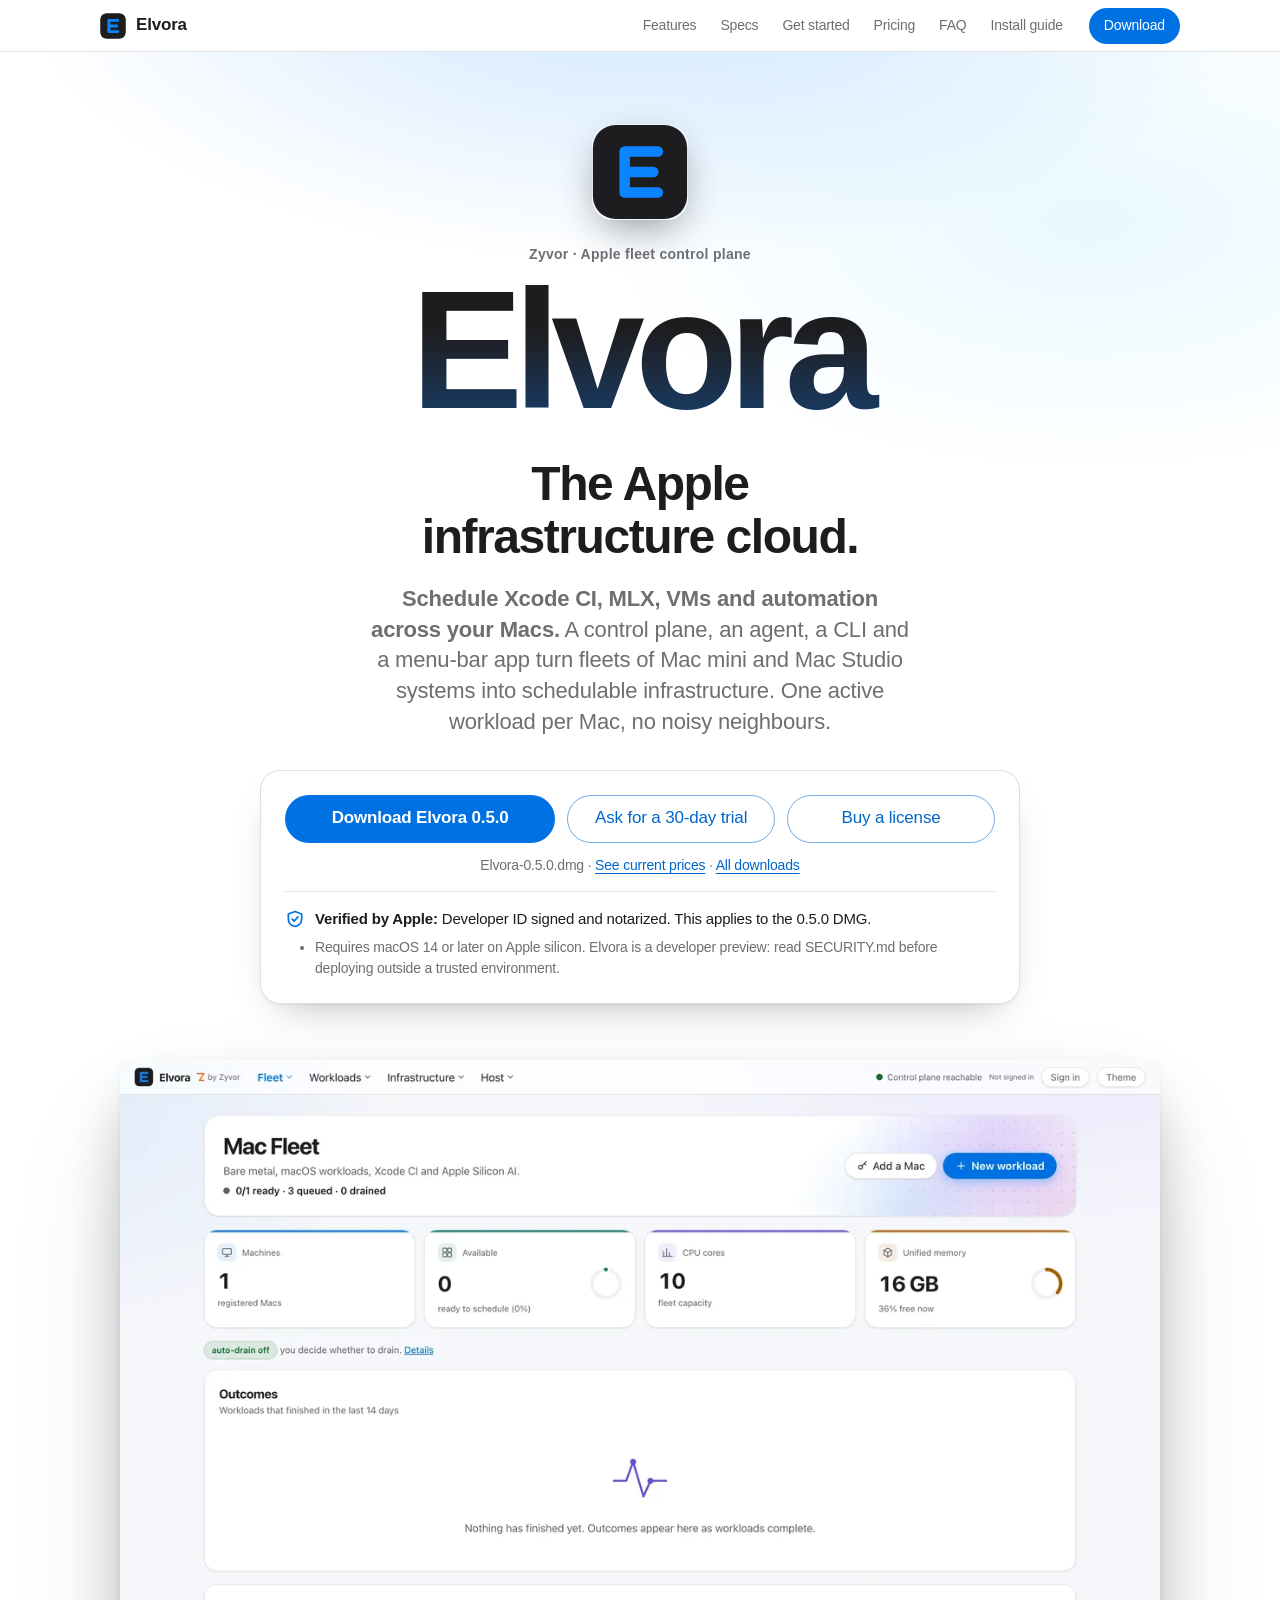
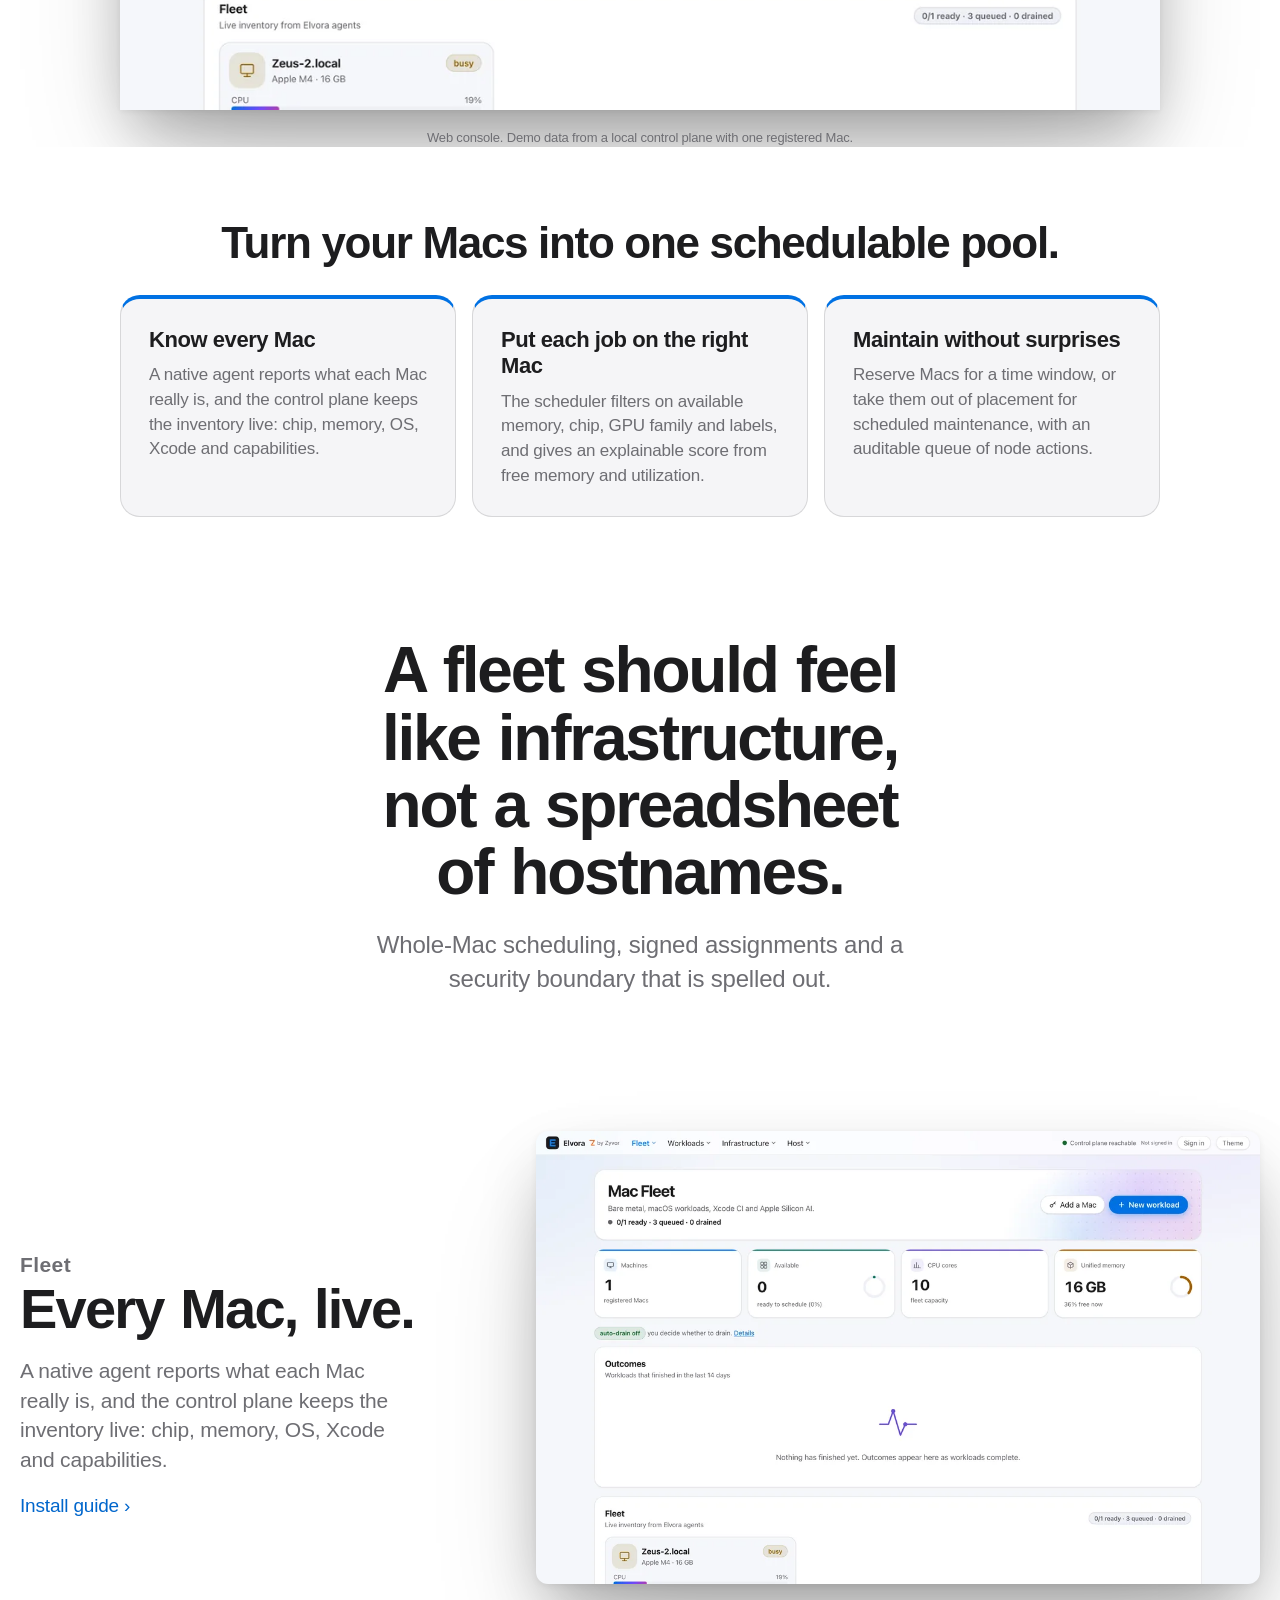
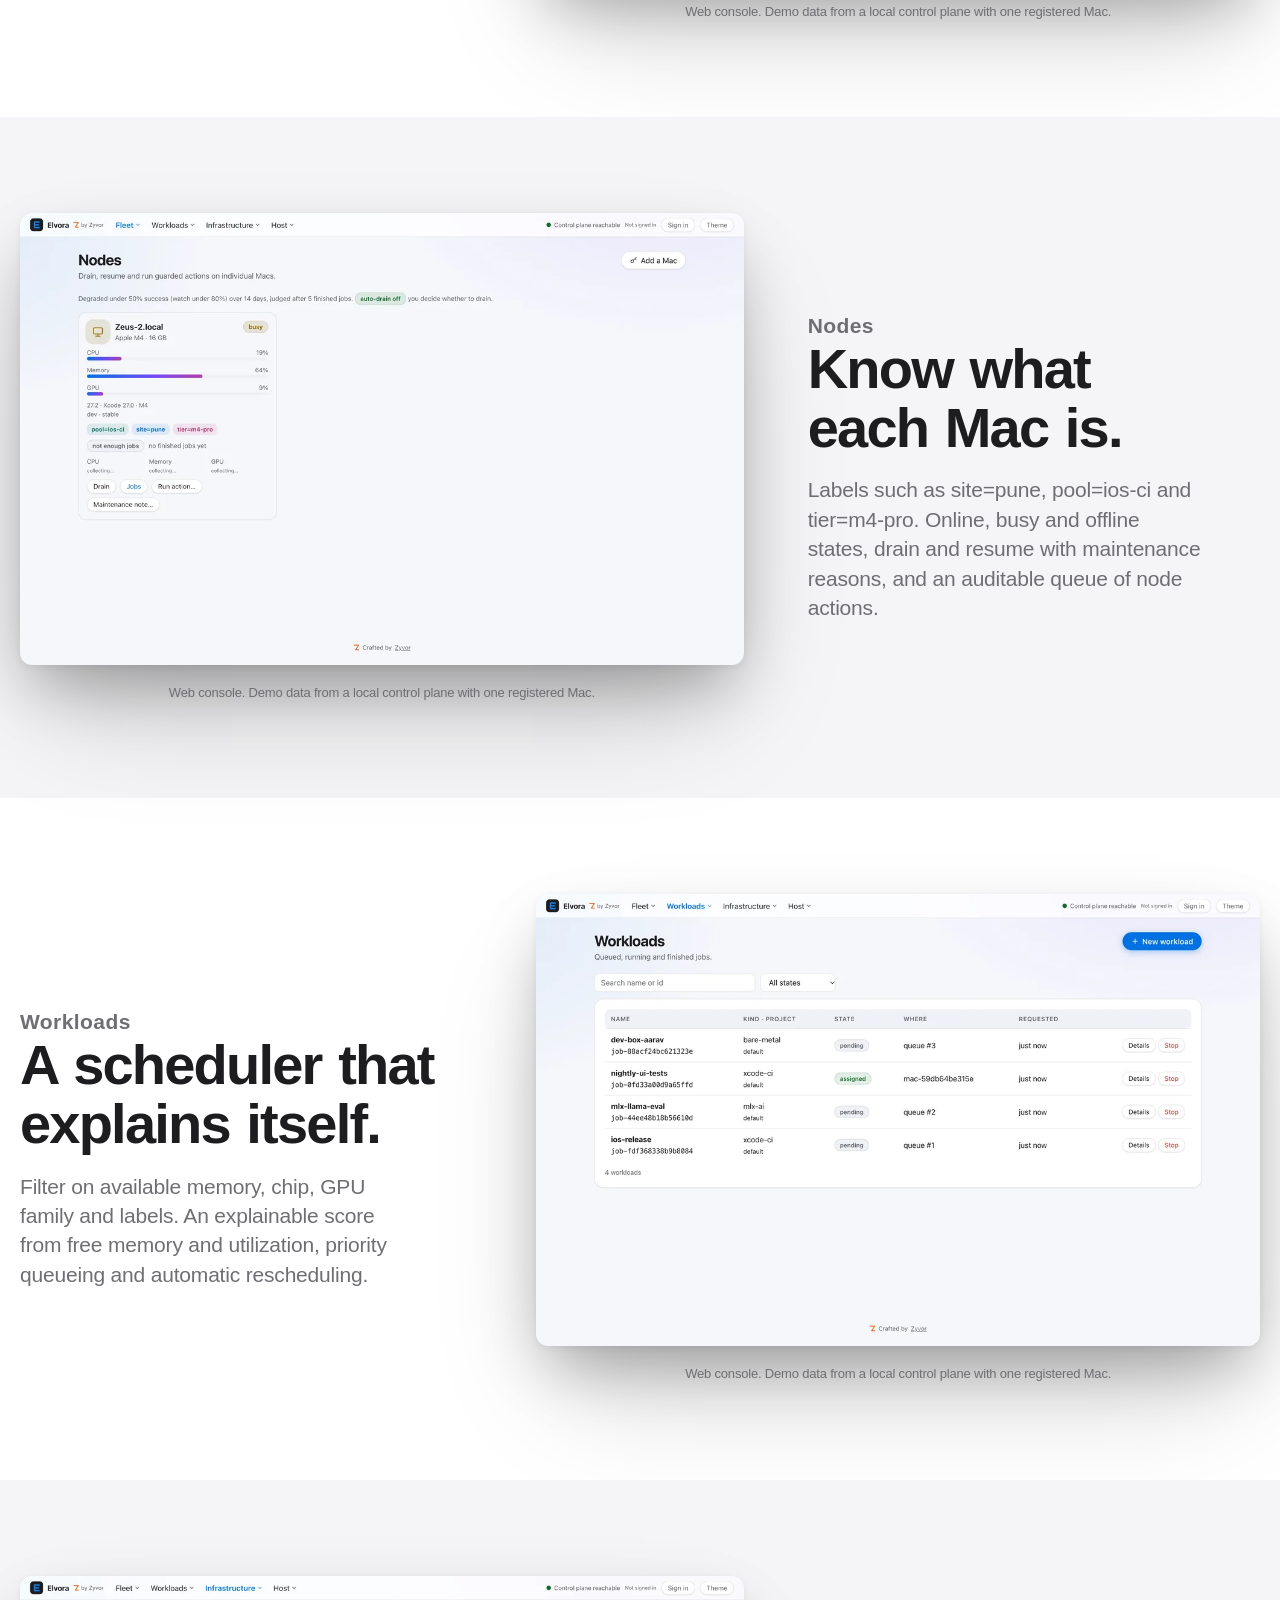
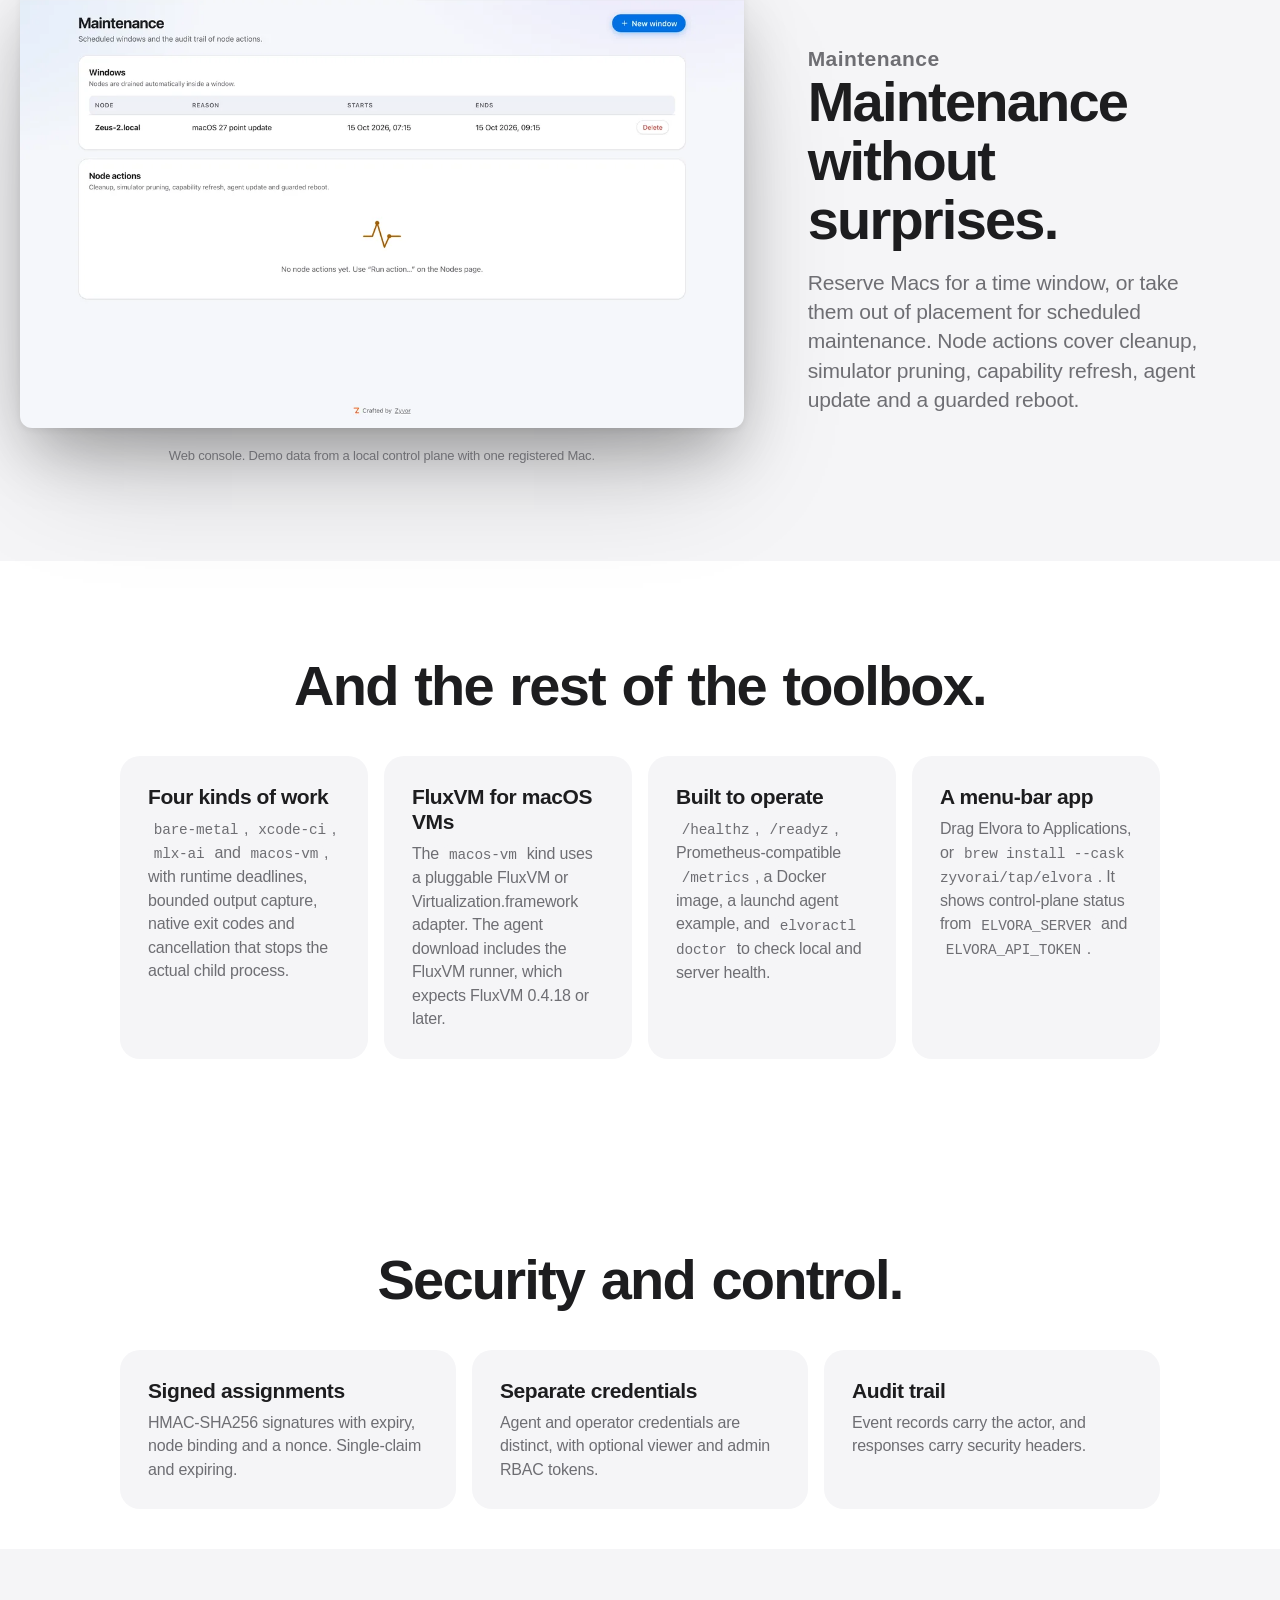
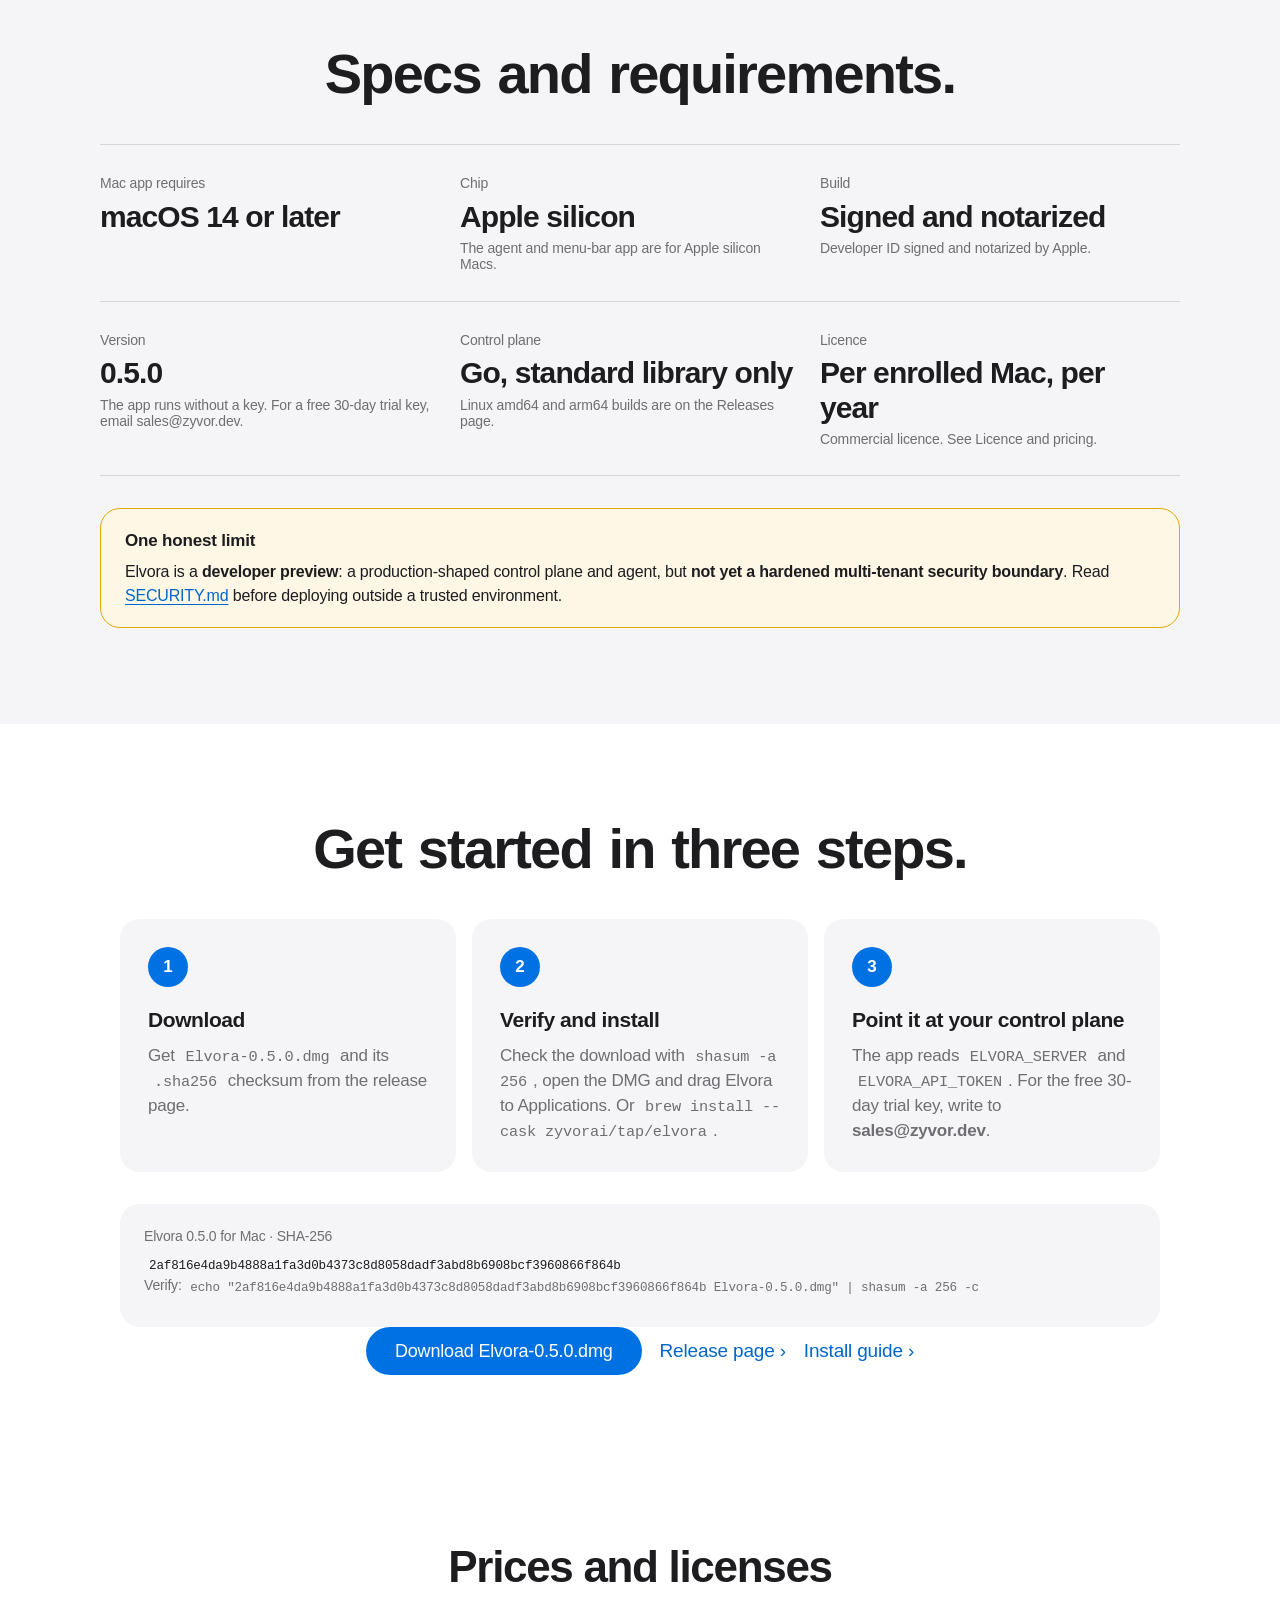
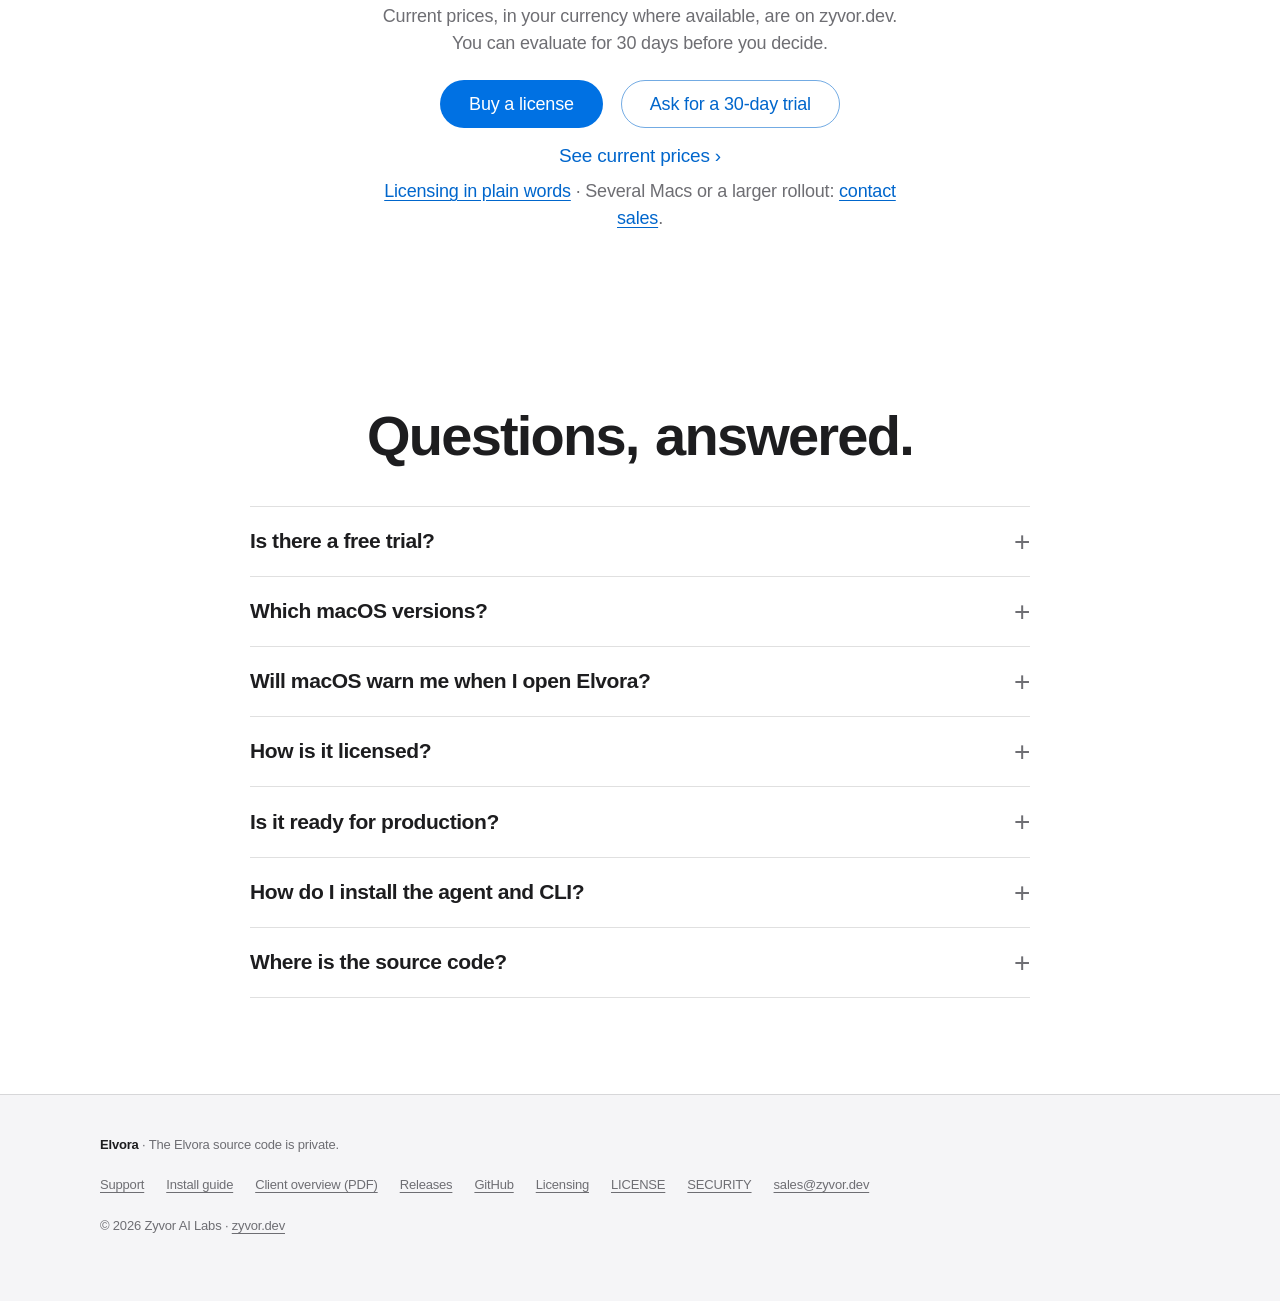
<file: site/index.html>
<!doctype html>
<html lang="en">
<head>
<meta charset="utf-8">
<meta name="viewport" content="width=device-width, initial-scale=1">
<meta name="color-scheme" content="light dark">
<meta name="theme-color" content="#ffffff" media="(prefers-color-scheme: light)">
<meta name="theme-color" content="#000000" media="(prefers-color-scheme: dark)">
<title>Elvora · The Apple infrastructure cloud.</title>
<meta name="description" content="Elvora turns fleets of Mac mini and Mac Studio systems into schedulable infrastructure for Xcode CI, native Apple Silicon AI, dedicated developer machines, automation and macOS VM orchestration.">
<link rel="canonical" href="https://zyvorai.github.io/elvora/">
<link rel="icon" href="favicon.svg" type="image/svg+xml">
<link rel="apple-touch-icon" href="apple-touch-icon.png">

<meta property="og:type" content="website">
<meta property="og:site_name" content="Elvora">
<meta property="og:title" content="Elvora · The Apple infrastructure cloud.">
<meta property="og:description" content="Schedule Xcode CI, MLX, VMs and automation across your enrolled Macs. Control plane, agent, CLI and menu-bar app.">
<meta property="og:url" content="https://zyvorai.github.io/elvora/">
<meta property="og:image" content="https://zyvorai.github.io/elvora/social/og.png">
<meta property="og:image:type" content="image/png">
<meta property="og:image:width" content="1200">
<meta property="og:image:height" content="630">
<meta property="og:image:alt" content="Elvora: The Apple infrastructure cloud. The console window shows demo data.">
<meta name="twitter:card" content="summary_large_image">
<meta name="twitter:title" content="Elvora · The Apple infrastructure cloud.">
<meta name="twitter:description" content="Schedule Xcode CI, MLX, VMs and automation across your enrolled Macs. Control plane, agent, CLI and menu-bar app.">
<meta name="twitter:image" content="https://zyvorai.github.io/elvora/social/og.png">
<meta name="twitter:image:alt" content="Elvora: The Apple infrastructure cloud. The console window shows demo data.">
<link rel="stylesheet" href="assets/landing.css">
<link rel="stylesheet" href="assets/zyvor-buyer.css">
<style>:root{--accent-btn:#0071e3;--accent-ink:#0071e3;--accent-grad-a:#0a84ff;--accent-grad-b:#64d2ff}@media (prefers-color-scheme:dark){:root:not([data-theme="light"]){--accent-ink:#2997ff}}:root[data-theme="dark"]{--accent-ink:#2997ff}</style>
<script type="application/ld+json">{"@context":"https://schema.org","@type":"SoftwareApplication","name":"Elvora","applicationCategory":"DeveloperApplication","operatingSystem":"macOS","softwareVersion":"0.5.0","downloadUrl":"https://github.com/zyvorai/elvora/releases/tag/v0.5.0","url":"https://zyvorai.github.io/elvora/","description":"Elvora turns fleets of Mac mini and Mac Studio systems into schedulable infrastructure for Xcode CI, native Apple Silicon AI, dedicated developer machines, automation and macOS VM orchestration.","image":"https://zyvorai.github.io/elvora/social/og.png","publisher":{"@type":"Organization","name":"Zyvor AI Labs","url":"https://zyvor.dev"}}</script>
</head>
<body>
<a class="skip" href="#main">Skip to content</a>
<header class="nav">
  <a class="brand" href="./" aria-label="Elvora home"><img src="favicon.svg" width="26" height="26" alt=""><span>Elvora</span></a>
  <nav aria-label="Primary"><ul><li><a href="#features">Features</a></li><li><a href="#specs">Specs</a></li><li><a href="#start">Get started</a></li><li><a href="#pricing">Pricing</a></li><li><a href="#faq">FAQ</a></li><li><a href="https://github.com/zyvorai/elvora/blob/main/docs/INSTALL.md">Install guide</a></li></ul></nav>
  <a class="btn small primary" href="https://github.com/zyvorai/elvora/releases/tag/v0.5.0">Download</a>
</header>
<main id="main">
<section class="hero" aria-labelledby="top">
  <img class="icon" src="favicon.svg" width="96" height="96" alt="Elvora app icon">
  <p class="eyebrow">Zyvor · Apple fleet control plane</p>
  <h1 id="top">Elvora</h1>
  <p class="tagline">The Apple infrastructure cloud.</p>
  <p class="promise"><strong>Schedule Xcode CI, MLX, VMs and automation across your Macs.</strong> A control plane, an agent, a CLI and a menu-bar app turn fleets of Mac mini and Mac Studio systems into schedulable infrastructure. One active workload per Mac, no noisy neighbours.</p>
  <div class="buyer" role="group" aria-label="Get Elvora">
    <div class="actions">
      <a class="btn primary" href="https://github.com/zyvorai/elvora/releases/download/v0.5.0/Elvora-0.5.0.dmg">Download Elvora 0.5.0</a>
      <a class="btn ghost" href="https://zyvor.dev/contact?intent=trial&amp;product=elvora" rel="noopener">Ask for a 30-day trial</a>
      <a class="btn ghost" href="https://zyvor.dev/buy" rel="noopener">Buy a license</a>
    </div>
    <p class="sub">Elvora-0.5.0.dmg · <a href="https://zyvor.dev/pricing" rel="noopener">See current prices</a> · <a href="https://github.com/zyvorai/elvora/releases/tag/v0.5.0">All downloads</a></p>
    <p class="trust"><svg viewBox="0 0 24 24" fill="none" stroke="currentColor" stroke-width="2" stroke-linecap="round" stroke-linejoin="round" aria-hidden="true"><path d="M12 3l8 3v6c0 4.5-3.2 8-8 9-4.8-1-8-4.5-8-9V6z"/><path d="M8.5 12l2.5 2.5 4.5-5"/></svg><span><strong>Verified by Apple:</strong> Developer ID signed and notarized. This applies to the 0.5.0 DMG.</span></p>
    <ul class="reqs"><li>Requires macOS 14 or later on Apple silicon. Elvora is a developer preview: read SECURITY.md before deploying outside a trusted environment.</li></ul>
  </div>
  <figure class="shot hero-shot"><picture><source media="(prefers-color-scheme: dark)" srcset="assets/img/hero-overview-dark-1200.webp 1200w, assets/img/hero-overview-dark-1800.webp 1800w" sizes="(min-width:1080px) 1040px, 100vw"><img src="assets/img/hero-overview-light-1200.webp" srcset="assets/img/hero-overview-light-1200.webp 1200w, assets/img/hero-overview-light-1800.webp 1800w" sizes="(min-width:1080px) 1040px, 100vw" width="2880" height="1800" alt="Elvora console, Overview: Mac Fleet with counts of machines, available Macs, CPU cores and unified memory, an outcomes panel and the live fleet inventory." fetchpriority="high" decoding="async"></picture><figcaption>Web console. Demo data from a local control plane with one registered Mac.</figcaption></figure>
</section>

<section class="outcomes" aria-labelledby="outcomes-h">
  <h2 id="outcomes-h">Turn your Macs into one schedulable pool.</h2>
  <ul class="tiles"><li class="tile"><h3>Know every Mac</h3><p>A native agent reports what each Mac really is, and the control plane keeps the inventory live: chip, memory, OS, Xcode and capabilities.</p></li><li class="tile"><h3>Put each job on the right Mac</h3><p>The scheduler filters on available memory, chip, GPU family and labels, and gives an explainable score from free memory and utilization.</p></li><li class="tile"><h3>Maintain without surprises</h3><p>Reserve Macs for a time window, or take them out of placement for scheduled maintenance, with an auditable queue of node actions.</p></li></ul>
</section>

<section class="band" aria-label="Overview">
  <h2>A fleet should feel like infrastructure, not a spreadsheet of hostnames.</h2>
  <p>Whole-Mac scheduling, signed assignments and a security boundary that is spelled out.</p>
</section>

<div id="features">
<h2 class="sr">Features</h2>
<section class="feature" id="fleet" aria-labelledby="h-fleet"><div class="grid"><div class="copy"><p class="eyebrow">Fleet</p><h3 id="h-fleet">Every Mac, live.</h3><p>A native agent reports what each Mac really is, and the control plane keeps the inventory live: chip, memory, OS, Xcode and capabilities.</p><a class="textlink" href="https://github.com/zyvorai/elvora/blob/main/docs/INSTALL.md">Install guide</a></div><figure class="shot"><picture><source media="(prefers-color-scheme: dark)" srcset="assets/img/fleet-dark-1200.webp 1200w, assets/img/fleet-dark-1800.webp 1800w" sizes="(min-width:960px) 62vw, 100vw"><img src="assets/img/fleet-light-1200.webp" srcset="assets/img/fleet-light-1200.webp 1200w, assets/img/fleet-light-1800.webp 1800w" sizes="(min-width:960px) 62vw, 100vw" width="2880" height="1800" alt="Elvora console, Overview: Mac Fleet with machine, availability, CPU core and unified memory counts, and one registered Mac in the live inventory." loading="lazy" decoding="async"></picture><figcaption>Web console. Demo data from a local control plane with one registered Mac.</figcaption></figure></div></section>
<section class="feature flip" id="nodes" aria-labelledby="h-nodes"><div class="grid"><div class="copy"><p class="eyebrow">Nodes</p><h3 id="h-nodes">Know what each Mac is.</h3><p>Labels such as site=pune, pool=ios-ci and tier=m4-pro. Online, busy and offline states, drain and resume with maintenance reasons, and an auditable queue of node actions.</p></div><figure class="shot"><picture><source media="(prefers-color-scheme: dark)" srcset="assets/img/nodes-dark-1200.webp 1200w, assets/img/nodes-dark-1800.webp 1800w" sizes="(min-width:960px) 62vw, 100vw"><img src="assets/img/nodes-light-1200.webp" srcset="assets/img/nodes-light-1200.webp 1200w, assets/img/nodes-light-1800.webp 1800w" sizes="(min-width:960px) 62vw, 100vw" width="2880" height="1800" alt="Elvora console, Nodes: one Mac card with CPU, memory and GPU meters, its labels, and Drain, Jobs, Run action and Maintenance note buttons." loading="lazy" decoding="async"></picture><figcaption>Web console. Demo data from a local control plane with one registered Mac.</figcaption></figure></div></section>
<section class="feature" id="workloads" aria-labelledby="h-workloads"><div class="grid"><div class="copy"><p class="eyebrow">Workloads</p><h3 id="h-workloads">A scheduler that explains itself.</h3><p>Filter on available memory, chip, GPU family and labels. An explainable score from free memory and utilization, priority queueing and automatic rescheduling.</p></div><figure class="shot"><picture><source media="(prefers-color-scheme: dark)" srcset="assets/img/workloads-dark-1200.webp 1200w, assets/img/workloads-dark-1800.webp 1800w" sizes="(min-width:960px) 62vw, 100vw"><img src="assets/img/workloads-light-1200.webp" srcset="assets/img/workloads-light-1200.webp 1200w, assets/img/workloads-light-1800.webp 1800w" sizes="(min-width:960px) 62vw, 100vw" width="2880" height="1800" alt="Elvora console, Workloads: a table of queued and assigned jobs of kind bare-metal, xcode-ci and mlx-ai, with state, queue position and Details and Stop buttons." loading="lazy" decoding="async"></picture><figcaption>Web console. Demo data from a local control plane with one registered Mac.</figcaption></figure></div></section>
<section class="feature flip" id="maintenance" aria-labelledby="h-maintenance"><div class="grid"><div class="copy"><p class="eyebrow">Maintenance</p><h3 id="h-maintenance">Maintenance without surprises.</h3><p>Reserve Macs for a time window, or take them out of placement for scheduled maintenance. Node actions cover cleanup, simulator pruning, capability refresh, agent update and a guarded reboot.</p></div><figure class="shot"><picture><source media="(prefers-color-scheme: dark)" srcset="assets/img/maintenance-dark-1200.webp 1200w, assets/img/maintenance-dark-1800.webp 1800w" sizes="(min-width:960px) 62vw, 100vw"><img src="assets/img/maintenance-light-1200.webp" srcset="assets/img/maintenance-light-1200.webp 1200w, assets/img/maintenance-light-1800.webp 1800w" sizes="(min-width:960px) 62vw, 100vw" width="2880" height="1800" alt="Elvora console, Maintenance: a scheduled window for one Mac with its reason, start and end, above the node actions panel." loading="lazy" decoding="async"></picture><figcaption>Web console. Demo data from a local control plane with one registered Mac.</figcaption></figure></div></section>
</div>

<section class="more" aria-labelledby="more-h">
  <h2 id="more-h">And the rest of the toolbox.</h2>
  <div class="cards"><div class="card"><h3>Four kinds of work</h3><p><code>bare-metal</code>, <code>xcode-ci</code>, <code>mlx-ai</code> and <code>macos-vm</code>, with runtime deadlines, bounded output capture, native exit codes and cancellation that stops the actual child process.</p></div><div class="card"><h3>FluxVM for macOS VMs</h3><p>The <code>macos-vm</code> kind uses a pluggable FluxVM or Virtualization.framework adapter. The agent download includes the FluxVM runner, which expects FluxVM 0.4.18 or later.</p></div><div class="card"><h3>Built to operate</h3><p><code>/healthz</code>, <code>/readyz</code>, Prometheus-compatible <code>/metrics</code>, a Docker image, a launchd agent example, and <code>elvoractl doctor</code> to check local and server health.</p></div><div class="card"><h3>A menu-bar app</h3><p>Drag Elvora to Applications, or <code>brew install --cask zyvorai/tap/elvora</code>. It shows control-plane status from <code>ELVORA_SERVER</code> and <code>ELVORA_API_TOKEN</code>.</p></div></div>
</section>

<section class="privacy" aria-labelledby="privacy-h">
  <h2 id="privacy-h">Security and control.</h2>
  <div class="cards"><div class="card"><h3>Signed assignments</h3><p>HMAC-SHA256 signatures with expiry, node binding and a nonce. Single-claim and expiring.</p></div><div class="card"><h3>Separate credentials</h3><p>Agent and operator credentials are distinct, with optional viewer and admin RBAC tokens.</p></div><div class="card"><h3>Audit trail</h3><p>Event records carry the actor, and responses carry security headers.</p></div></div>
</section>

<section class="specs" id="specs" aria-labelledby="specs-h">
  <h2 id="specs-h">Specs and requirements.</h2>
  <dl class="specs-grid"><div class="spec"><dt>Mac app requires</dt><dd>macOS 14 or later</dd></div><div class="spec"><dt>Chip</dt><dd>Apple silicon<small>The agent and menu-bar app are for Apple silicon Macs.</small></dd></div><div class="spec"><dt>Build</dt><dd>Signed and notarized<small>Developer ID signed and notarized by Apple.</small></dd></div><div class="spec"><dt>Version</dt><dd>0.5.0<small>The app runs without a key. For a free 30-day trial key, email sales@zyvor.dev.</small></dd></div><div class="spec"><dt>Control plane</dt><dd>Go, standard library only<small>Linux amd64 and arm64 builds are on the Releases page.</small></dd></div><div class="spec"><dt>Licence</dt><dd>Per enrolled Mac, per year<small>Commercial licence. See Licence and pricing.</small></dd></div></dl>
  <div class="limit" role="note"><h3>One honest limit</h3><p>Elvora is a <b>developer preview</b>: a production-shaped control plane and agent, but <b>not yet a hardened multi-tenant security boundary</b>. Read <a href="https://github.com/zyvorai/elvora/blob/main/SECURITY.md">SECURITY.md</a> before deploying outside a trusted environment.</p></div>
</section>

<section class="steps" id="start" aria-labelledby="steps-h">
  <h2 id="steps-h">Get started in three steps.</h2>
  <ol><li><h3>Download</h3><p>Get <code>Elvora-0.5.0.dmg</code> and its <code>.sha256</code> checksum from the release page.</p></li><li><h3>Verify and install</h3><p>Check the download with <code>shasum -a 256</code>, open the DMG and drag Elvora to Applications. Or <code>brew install --cask zyvorai/tap/elvora</code>.</p></li><li><h3>Point it at your control plane</h3><p>The app reads <code>ELVORA_SERVER</code> and <code>ELVORA_API_TOKEN</code>. For the free 30-day trial key, write to <b>sales@zyvor.dev</b>.</p></li></ol>
  <div class="sha">
    <p>Elvora 0.5.0 for Mac · SHA-256</p>
    <pre><code id="sha">2af816e4da9b4888a1fa3d0b4373c8d8058dadf3abd8b6908bcf3960866f864b</code></pre>
    <p>Verify: <code>echo "2af816e4da9b4888a1fa3d0b4373c8d8058dadf3abd8b6908bcf3960866f864b Elvora-0.5.0.dmg" | shasum -a 256 -c</code></p>
  </div>
  <p class="cta"><a class="btn primary" href="https://github.com/zyvorai/elvora/releases/download/v0.5.0/Elvora-0.5.0.dmg">Download Elvora-0.5.0.dmg</a><a class="textlink" href="https://github.com/zyvorai/elvora/releases/tag/v0.5.0">Release page</a><a class="textlink" href="https://github.com/zyvorai/elvora/blob/main/docs/INSTALL.md">Install guide</a></p>
</section>

<section class="buy-pointer" id="pricing" aria-labelledby="pricing-h">
  <h2 id="pricing-h">Prices and licenses</h2>
  <p>Current prices, in your currency where available, are on zyvor.dev. You can evaluate for 30 days before you decide.</p>
  <p class="cta"><a class="btn primary" href="https://zyvor.dev/buy" rel="noopener">Buy a license</a><a class="btn ghost" href="https://zyvor.dev/contact?intent=trial&amp;product=elvora" rel="noopener">Ask for a 30-day trial</a><a class="textlink" href="https://zyvor.dev/pricing" rel="noopener">See current prices</a></p>
  <p class="fine"><a href="https://github.com/zyvorai/elvora/blob/main/LICENSING.md">Licensing in plain words</a> · Several Macs or a larger rollout: <a href="https://zyvor.dev/contact?intent=sales&amp;product=elvora" rel="noopener">contact sales</a>.</p>
</section>

<section class="faq" id="faq" aria-labelledby="faq-h">
  <h2 id="faq-h">Questions, answered.</h2>
  <details><summary>Is there a free trial?</summary><p>Yes: a free 30-day trial key from sales@zyvor.dev. It is a soft trial: nothing is disabled and no data is lost when it ends.</p></details>
<details><summary>Which macOS versions?</summary><p>The Mac app requires macOS 14 or later, on Apple silicon.</p></details>
<details><summary>Will macOS warn me when I open Elvora?</summary><p>The download is signed with our Developer ID. Notarized by Apple; macOS shows its standard first-open confirmation for apps downloaded from the internet. Verify the checksum on the release page if you like. See the <a href="https://github.com/zyvorai/elvora/blob/main/docs/INSTALL.md">install guide</a>.</p></details>
<details><summary>How is it licensed?</summary><p>Per enrolled Mac, per year. Current prices are on <a href="https://zyvor.dev/pricing" rel="noopener">zyvor.dev/pricing</a>. The control-plane host needs no separate licence if it only runs <code>elvora-server</code> and is not enrolled as a worker.</p></details>
<details><summary>Is it ready for production?</summary><p>It is a developer preview: production-shaped, but not yet a hardened multi-tenant security boundary. Read <a href="https://github.com/zyvorai/elvora/blob/main/SECURITY.md">SECURITY.md</a> before deploying outside a trusted environment.</p></details>
<details><summary>How do I install the agent and CLI?</summary><p>With Homebrew on Apple silicon: <code>brew install zyvorai/tap/elvora</code>. Tarballs, including Linux builds of the control plane, are on the <a href="https://github.com/zyvorai/elvora/releases">Releases page</a>.</p></details>
<details><summary>Where is the source code?</summary><p>The Elvora source code is private. This repository publishes the website, documentation and installers only.</p></details>
</section>
</main>
<footer class="footer">
  <p><strong>Elvora</strong> · The Elvora source code is private.</p>
  <p class="links"><a href="https://zyvor.dev/contact">Support</a><a href="https://github.com/zyvorai/elvora/blob/main/docs/INSTALL.md">Install guide</a><a href="Elvora-Client-Overview.pdf">Client overview (PDF)</a><a href="https://github.com/zyvorai/elvora/releases">Releases</a><a href="https://github.com/zyvorai/elvora">GitHub</a><a href="https://github.com/zyvorai/elvora/blob/main/LICENSING.md">Licensing</a><a href="https://github.com/zyvorai/elvora/blob/main/LICENSE">LICENSE</a><a href="https://github.com/zyvorai/elvora/blob/main/SECURITY.md">SECURITY</a><a href="mailto:sales@zyvor.dev">sales@zyvor.dev</a></p>
  <p>© 2026 Zyvor AI Labs · <a href="https://zyvor.dev">zyvor.dev</a></p>
</footer>
</body>
</html>
</file>
<file: site/assets/landing.css>
/* Zyvor marketing kit: design tokens. Light by default, dark via prefers-color-scheme,
   and a manual override with [data-theme="light|dark"] (used by docs pages that ship a toggle).
   Per-product accent: override --accent-ink / --accent-btn / --accent-grad-a / --accent-grad-b on :root. */
:root{
  color-scheme:light dark;
  --bg:#fff; --bg-alt:#f5f5f7; --surface:#fff; --text:#1d1d1f; --dim:#6e6e73; --line:rgba(0,0,0,.12);
  --glass:rgba(255,255,255,.78);
  --link:#0066cc;                 /* 5.6:1 on white */
  --accent-btn:#0071e3; --on-accent:#fff;  /* 4.6:1 */
  --accent-ink:#0071e3;           /* decorative accent (large text, rules) */
  --accent-grad-a:#0071e3; --accent-grad-b:#32ade6;
  --warn-bg:#fff7e6; --warn-line:#e0a800;
  --code-bg:#f5f5f7; --code:#1d1d1f;
  --shot-shadow:0 2px 6px rgba(0,0,0,.06),0 30px 60px -12px rgba(0,0,0,.28),0 60px 120px -30px rgba(0,0,0,.22);
  --focus:#0071e3;
  --font:-apple-system,BlinkMacSystemFont,"SF Pro Display","SF Pro Text","Helvetica Neue",Arial,sans-serif;
  --mono:ui-monospace,SFMono-Regular,Menlo,Consolas,monospace;
  --maxw:1080px; --wide:1280px; --radius:20px; --nav-h:52px;
}
@media (prefers-color-scheme:dark){
  :root:not([data-theme="light"]){
    --bg:#000; --bg-alt:#111113; --surface:#1c1c1e; --text:#f5f5f7; --dim:#a1a1a6; --line:rgba(255,255,255,.16);
    --glass:rgba(22,22,24,.72); --link:#2997ff; --accent-ink:#2997ff;
    --warn-bg:#2a2410; --warn-line:#b38600; --code-bg:#1c1c1e; --code:#f5f5f7; --focus:#2997ff;
    --shot-shadow:0 0 0 1px rgba(255,255,255,.08),0 30px 70px -10px rgba(0,0,0,.9),0 0 120px -20px color-mix(in srgb,var(--accent-ink) 35%,transparent);
  }
}
:root[data-theme="dark"]{
  color-scheme:dark;
  --bg:#000; --bg-alt:#111113; --surface:#1c1c1e; --text:#f5f5f7; --dim:#a1a1a6; --line:rgba(255,255,255,.16);
  --glass:rgba(22,22,24,.72); --link:#2997ff; --accent-ink:#2997ff;
  --warn-bg:#2a2410; --warn-line:#b38600; --code-bg:#1c1c1e; --code:#f5f5f7; --focus:#2997ff;
  --shot-shadow:0 0 0 1px rgba(255,255,255,.08),0 30px 70px -10px rgba(0,0,0,.9),0 0 120px -20px color-mix(in srgb,var(--accent-ink) 35%,transparent);
}
:root[data-theme="light"]{color-scheme:light}

/* Zyvor marketing kit: base, nav, buttons, footer. Shared by landing and docs. */
*,*::before,*::after{box-sizing:border-box}
html{-webkit-text-size-adjust:100%;scroll-behavior:smooth;scroll-padding-top:calc(var(--nav-h) + 16px)}
body{margin:0;background:var(--bg);color:var(--text);font:17px/1.47 var(--font);letter-spacing:-.011em;-webkit-font-smoothing:antialiased;text-rendering:optimizeLegibility}
img,picture,svg{display:block;max-width:100%;height:auto}
a{color:var(--link);text-underline-offset:3px}
a:hover{text-decoration-thickness:2px}
:focus-visible{outline:3px solid var(--focus);outline-offset:3px;border-radius:6px}
[hidden]{display:none!important}
.sr{position:absolute;width:1px;height:1px;overflow:hidden;clip:rect(0 0 0 0);white-space:nowrap}
.skip{position:absolute;left:12px;top:-80px;z-index:100;background:var(--surface);color:var(--text);padding:10px 18px;border-radius:99px;box-shadow:0 4px 20px rgba(0,0,0,.25)}
.skip:focus{top:10px}
code,kbd,pre{font-family:var(--mono)}
code{font-size:.9em;background:var(--code-bg);padding:.12em .4em;border-radius:6px;overflow-wrap:anywhere}

/* nav */
.nav{position:sticky;top:0;z-index:50;height:var(--nav-h);display:flex;align-items:center;gap:8px;padding:0 max(16px,calc((100% - var(--maxw))/2));
  background:var(--glass);-webkit-backdrop-filter:saturate(180%) blur(20px);backdrop-filter:saturate(180%) blur(20px);border-bottom:1px solid var(--line)}
.nav .brand{display:flex;align-items:center;gap:10px;color:var(--text);text-decoration:none;font-weight:600;font-size:17px;margin-right:auto}
.nav .brand img{width:26px;height:26px;border-radius:6px}
.nav ul{display:flex;gap:4px;list-style:none;margin:0;padding:0}
.nav ul a{display:inline-flex;align-items:center;min-height:44px;padding:0 10px;font-size:14px;color:var(--dim);text-decoration:none;border-radius:99px}
.nav ul a:hover,.nav ul a[aria-current]{color:var(--text)}
.nav .btn{margin-left:8px}
@media (max-width:860px){.nav ul{display:none}}

/* buttons */
.btn{display:inline-flex;align-items:center;justify-content:center;gap:8px;min-height:44px;padding:0 22px;border-radius:99px;font:inherit;font-size:17px;font-weight:500;letter-spacing:-.01em;text-decoration:none;border:1px solid transparent;cursor:pointer;transition:background-color .2s,transform .2s,border-color .2s}
.btn.primary{background:var(--accent-btn);color:var(--on-accent)}
.btn.primary:hover{filter:brightness(1.08);text-decoration:none}
.btn.ghost{background:transparent;color:var(--link);border-color:color-mix(in srgb,var(--link) 55%,transparent)}
.btn.ghost:hover{background:color-mix(in srgb,var(--link) 10%,transparent);text-decoration:none}
.btn.small{min-height:36px;padding:0 14px;font-size:14px}
.btn:active{transform:scale(.98)}
.textlink{font-size:19px;color:var(--link);text-decoration:none}
.textlink::after{content:" \203A"}
.textlink:hover{text-decoration:underline}

/* footer */
.footer{background:var(--bg-alt);color:var(--dim);font-size:13px;line-height:1.6;padding:40px max(20px,calc((100% - var(--maxw))/2)) 56px;border-top:1px solid var(--line)}
.footer p{margin:0 0 10px}
.footer a{color:var(--dim)}
.footer a:hover{color:var(--text)}
.footer .links{display:flex;flex-wrap:wrap;gap:6px 22px;margin:14px 0}
.footer strong{color:var(--text)}

/* Zyvor marketing kit: landing page. Sections: hero, band, feature (alternating), specs, steps, pricing, faq. */
.wrap{max-width:var(--maxw);margin:0 auto;padding:0 20px}
.eyebrow{font-size:14px;font-weight:600;letter-spacing:.02em;text-transform:none;color:var(--dim);margin:0 0 12px}
section{position:relative}

/* hero */
.hero{text-align:center;padding:72px 20px 0;overflow:hidden;
  background:radial-gradient(900px 420px at 50% -80px,color-mix(in srgb,var(--accent-grad-a) 20%,transparent),transparent 70%),
             radial-gradient(700px 360px at 85% 10%,color-mix(in srgb,var(--accent-grad-b) 14%,transparent),transparent 70%)}
.hero .icon{width:96px;height:96px;margin:0 auto 24px;border-radius:22%;box-shadow:0 14px 40px -10px rgba(0,0,0,.45)}
.hero h1{margin:0;font-size:clamp(64px,15vw,168px);line-height:.95;font-weight:700;letter-spacing:-.055em;padding-bottom:.06em;
  background:linear-gradient(180deg,var(--text) 35%,color-mix(in srgb,var(--text) 55%,var(--accent-ink)));-webkit-background-clip:text;background-clip:text;color:transparent}
.hero .tagline{margin:18px auto 0;max-width:20ch;text-wrap:balance;font-size:clamp(26px,4.6vw,48px);line-height:1.1;font-weight:600;letter-spacing:-.03em}
.hero .promise{margin:20px auto 0;max-width:44ch;font-size:clamp(18px,2.2vw,22px);color:var(--dim);line-height:1.4}
.cta{display:flex;flex-wrap:wrap;gap:14px 18px;justify-content:center;align-items:center;margin:32px 0 0}
.cta .btn{font-size:18px;min-height:48px;padding:0 28px}
.hero .fine{margin:18px 0 0;font-size:14px;color:var(--dim)}
.shot.hero-shot{margin:56px auto 0;max-width:min(1040px,100%)}
.shot{margin:0}
.shot picture,.shot>img{border-radius:12px}
.shot img{width:100%;height:auto;border-radius:12px;box-shadow:var(--shot-shadow);background:var(--surface)}
.shot figcaption{margin:18px auto 0;max-width:60ch;text-align:center;font-size:13px;color:var(--dim)}
.hero-shot img{border-bottom-left-radius:0;border-bottom-right-radius:0;box-shadow:var(--shot-shadow)}
.hero-shot figcaption{padding-bottom:0}

/* statement band */
.band{padding:120px 20px 40px;text-align:center}
.band h2{margin:0 auto;max-width:18ch;font-size:clamp(34px,6vw,64px);line-height:1.05;font-weight:700;letter-spacing:-.035em;word-spacing:.04em;text-wrap:balance}
.band p{margin:22px auto 0;max-width:46ch;font-size:clamp(18px,2.2vw,24px);color:var(--dim);line-height:1.4}

/* features */
.feature{padding:96px 20px}
.feature.flip{background:var(--bg-alt)}
.feature .grid{max-width:var(--wide);margin:0 auto;display:grid;gap:40px;align-items:center;grid-template-columns:1fr}
.feature h3{margin:0;text-wrap:balance;word-spacing:.04em;font-size:clamp(32px,5vw,56px);line-height:1.05;font-weight:700;letter-spacing:-.032em;word-spacing:.05em}
.feature .eyebrow{color:var(--accent-ink)}
.feature .copy p{margin:18px 0 0;font-size:clamp(18px,2vw,21px);color:var(--dim);max-width:34ch;line-height:1.4}
.feature .copy .textlink{display:inline-block;margin-top:18px}
@media (min-width:960px){
  .feature .grid{grid-template-columns:minmax(0,5fr) minmax(0,8fr);gap:64px}
  .feature.flip .grid{grid-template-columns:minmax(0,8fr) minmax(0,5fr)}
  .feature.flip .copy{order:2}
}
@media (max-width:959px){.feature{text-align:center}.feature .copy p{margin-left:auto;margin-right:auto}}

/* more cards */
.more{padding:96px 20px;max-width:var(--maxw);margin:0 auto}
.more h2,.specs h2,.steps h2,.pricing h2,.faq h2,.privacy h2{margin:0 0 40px;text-align:center;font-size:clamp(32px,5vw,56px);line-height:1.05;font-weight:700;letter-spacing:-.032em;word-spacing:.05em}
.cards{display:grid;gap:16px;grid-template-columns:repeat(auto-fit,minmax(min(100%,240px),1fr))}
.card{background:var(--bg-alt);border-radius:var(--radius);padding:28px}
.more .card,.privacy .card{background:var(--bg-alt)}
.card h3{margin:0 0 8px;font-size:21px;line-height:1.2;font-weight:600;letter-spacing:-.02em}
.card p{margin:0;color:var(--dim);font-size:16px}
.card a{color:var(--link)}

/* specs strip */
.specs{padding:96px 20px;background:var(--bg-alt)}
.specs-grid{max-width:var(--maxw);margin:0 auto;display:grid;gap:0;grid-template-columns:repeat(auto-fit,minmax(min(100%,300px),1fr));border-top:1px solid var(--line)}
.spec{padding:28px 20px 28px 0;border-bottom:1px solid var(--line)}
.spec dt{font-size:14px;color:var(--dim);margin:0 0 6px}
.spec dd{margin:0;font-size:clamp(22px,2.6vw,30px);font-weight:600;letter-spacing:-.03em;line-height:1.15}
.spec dd small{display:block;margin-top:6px;font-size:14px;font-weight:400;letter-spacing:-.01em;color:var(--dim)}
.limit{max-width:var(--maxw);margin:32px auto 0;padding:20px 24px;border-radius:var(--radius);background:var(--warn-bg);border:1px solid var(--warn-line)}
.limit h3{margin:0 0 6px;font-size:17px}
.limit p{margin:0;font-size:16px}

/* steps */
.steps{padding:96px 20px;max-width:var(--maxw);margin:0 auto}
.steps ol{list-style:none;margin:0;padding:0;display:grid;gap:16px;grid-template-columns:repeat(auto-fit,minmax(min(100%,280px),1fr));counter-reset:s}
.steps li{counter-increment:s;background:var(--bg-alt);border-radius:var(--radius);padding:28px}
.steps li::before{content:counter(s);display:grid;place-items:center;width:40px;height:40px;margin-bottom:18px;border-radius:50%;background:var(--accent-btn);color:var(--on-accent);font-weight:700}
.steps h3{margin:0 0 8px;font-size:21px;letter-spacing:-.02em}
.steps p{margin:0;color:var(--dim)}
.sha{margin-top:32px;background:var(--bg-alt);border-radius:var(--radius);padding:22px 24px}
.sha p{margin:0 0 8px;color:var(--dim);font-size:14px}
.sha pre{margin:0;overflow-x:auto;font-size:14px;line-height:1.5;color:var(--code);white-space:pre-wrap;overflow-wrap:anywhere}

/* pricing */
.pricing{padding:96px 20px;background:var(--bg-alt)}
.pricing .inner{max-width:760px;margin:0 auto}
.pricing .lead{font-size:clamp(19px,2.2vw,23px);line-height:1.4;margin:0 0 28px}
.pricing .lead b{font-weight:600}
.pricing p{margin:0 0 16px}
.pricing .fine{color:var(--dim);font-size:16px}
.pricing .cta{justify-content:flex-start;margin-top:24px}

/* faq */
.faq{padding:96px 20px;max-width:820px;margin:0 auto}
.faq details{border-top:1px solid var(--line)}
.faq details:last-of-type{border-bottom:1px solid var(--line)}
.faq summary{list-style:none;cursor:pointer;display:flex;justify-content:space-between;gap:16px;align-items:center;min-height:56px;padding:14px 0;font-size:21px;font-weight:600;letter-spacing:-.02em}
.faq summary::-webkit-details-marker{display:none}
.faq summary::after{content:"+";font-size:28px;font-weight:300;color:var(--dim);transition:transform .25s}
.faq details[open] summary::after{transform:rotate(45deg)}
.faq details p{margin:0 0 20px;color:var(--dim);max-width:62ch}

.privacy{padding:96px 20px 40px;max-width:var(--maxw);margin:0 auto}

/* reveal: CSS only. Uses scroll-driven animation where supported; otherwise a gentle load-in. */
@keyframes rise{from{opacity:0;transform:translateY(28px)}to{opacity:1;transform:none}}
@media (prefers-reduced-motion:no-preference){
  .hero>*{animation:rise .9s cubic-bezier(.2,.7,.2,1) both}
  .hero>*:nth-child(2){animation-delay:.05s}.hero>*:nth-child(3){animation-delay:.1s}.hero>*:nth-child(4){animation-delay:.15s}
  .hero>*:nth-child(5){animation-delay:.2s}.hero>*:nth-child(6){animation-delay:.25s}.hero>*:nth-child(7){animation-delay:.3s}
  @supports (animation-timeline:view()){
    .feature .grid>*,.cards>*,.specs-grid>*,.steps li,.band>*{animation:rise linear both;animation-timeline:view();animation-range:entry 0% entry 45%}
  }
}
@media (prefers-reduced-motion:reduce){html{scroll-behavior:auto}*{animation:none!important;transition:none!important}}

/* pricing card extras */
.pricing .buy{background:var(--surface);border:1px solid var(--line);margin:0 0 24px}
.pricing .buy .qr{margin-top:16px;background:#fff;border-radius:10px;padding:6px}
.pricing .buy .cta{justify-content:flex-start;margin-top:18px}
.pricing .buy .btn{font-size:16px;min-height:44px;padding:0 20px}
.hero .eyebrow{margin-bottom:6px}

/* plan cards (optional: "pricingWide": true plus .plans markup in pricingHtml) */
.pricing .inner.wide{max-width:var(--maxw)}
.plans{display:grid;gap:16px;grid-template-columns:repeat(auto-fit,minmax(min(100%,240px),1fr));margin:0 0 28px}
.plan{display:flex;flex-direction:column;background:var(--surface);border:1px solid var(--line);border-radius:var(--radius);padding:28px}
.plan h3{margin:0;font-size:19px;font-weight:600;letter-spacing:-.02em}
.plan .price{margin:14px 0 0;font-size:clamp(36px,4.4vw,46px);font-weight:700;letter-spacing:-.045em;line-height:1}
.plan .per{margin:6px 0 0;color:var(--dim);font-size:15px}
.plan .for{margin:16px 0 22px;font-size:16px}
.plan .cta{margin:auto 0 0;justify-content:flex-start}
.plan .cta .btn{font-size:16px;min-height:44px;padding:0 22px}
</file>
<file: site/assets/zyvor-buyer.css>
/* Zyvor Pages buyer kit v1. Plain CSS, no fonts, no scripts, no trackers.
   Layer on top of assets/landing.css (it reuses its tokens: --bg, --text, --dim,
   --line, --surface, --accent-btn, --on-accent, --link, --focus, --radius).
   Dark and light follow prefers-color-scheme. Motion respects prefers-reduced-motion.
   Per product, set only --accent-btn / --accent-ink on :root. See snippet.html. */

/* Buyer panel: the three actions, directly under the hero text */
.buyer{max-width:760px;margin:32px auto 0;padding:20px;text-align:left;
  background:var(--surface);border:1px solid var(--line);border-radius:var(--radius);
  box-shadow:0 1px 2px rgba(0,0,0,.06),0 18px 40px -22px rgba(0,0,0,.35)}
.buyer .actions{display:grid;gap:12px;grid-template-columns:1fr}
.buyer .actions .btn{width:100%;font-size:17px;min-height:48px;padding:0 20px;text-align:center}
.buyer .actions .btn.primary{font-weight:600}
.buyer .sub{margin:12px 0 0;font-size:14px;color:var(--dim);text-align:center}
.buyer .sub a{color:var(--link)}
.buyer .trust{display:flex;gap:10px;align-items:flex-start;margin:16px 0 0;padding-top:16px;border-top:1px solid var(--line);font-size:15px;line-height:1.4}
.buyer .trust svg{flex:none;width:20px;height:20px;margin-top:1px;color:var(--accent-btn)}
.buyer .reqs{margin:8px 0 0;padding-left:30px;font-size:14px;color:var(--dim)}
@media (min-width:640px){
  .buyer{padding:24px}
  .buyer .actions{grid-template-columns:1.3fr 1fr 1fr}
}
.buyer .btn.ghost{color:var(--link)}

/* Outcome tiles: three benefits, each a plain sentence */
.outcomes{max-width:var(--maxw);margin:0 auto;padding:72px 20px 0}
.outcomes h2{margin:0 0 28px;text-align:center;font-size:clamp(28px,4.2vw,44px);line-height:1.1;font-weight:700;letter-spacing:-.03em;text-wrap:balance}
.tiles{display:grid;gap:16px;grid-template-columns:1fr;list-style:none;margin:0;padding:0}
@media (min-width:768px){.tiles{grid-template-columns:repeat(3,1fr)}}
.tile{background:var(--bg-alt);border:1px solid var(--line);border-radius:var(--radius);padding:28px;border-top:4px solid var(--accent-btn)}
.tile h3{margin:0 0 10px;font-size:22px;line-height:1.2;font-weight:650;letter-spacing:-.02em}
.tile p{margin:0;color:var(--dim);font-size:17px;line-height:1.45}

/* Pricing pointer: no prices on this page, the catalog on zyvor.dev is the source */
.buy-pointer{max-width:760px;margin:0 auto;padding:72px 20px;text-align:center}
.buy-pointer h2{margin:0 0 12px;font-size:clamp(28px,4.2vw,44px);line-height:1.1;font-weight:700;letter-spacing:-.03em}
.buy-pointer p{margin:0 auto 8px;max-width:52ch;color:var(--dim);font-size:18px}
.buy-pointer .cta{margin-top:24px}

/* Footer helpers */
.footer .links a{display:inline-flex;align-items:center;min-height:32px}

/* Small screens: keep targets large, avoid horizontal scroll */
@media (max-width:480px){
  .hero{padding-top:48px}
  .hero .icon{width:76px;height:76px}
  .band{padding-top:72px}
  .buyer{margin-left:-4px;margin-right:-4px}
}
@media (prefers-reduced-motion:reduce){.buyer,.tile{transition:none}}
@media (forced-colors:active){.tile{border:1px solid CanvasText}.buyer{border:1px solid CanvasText}}
</file>
